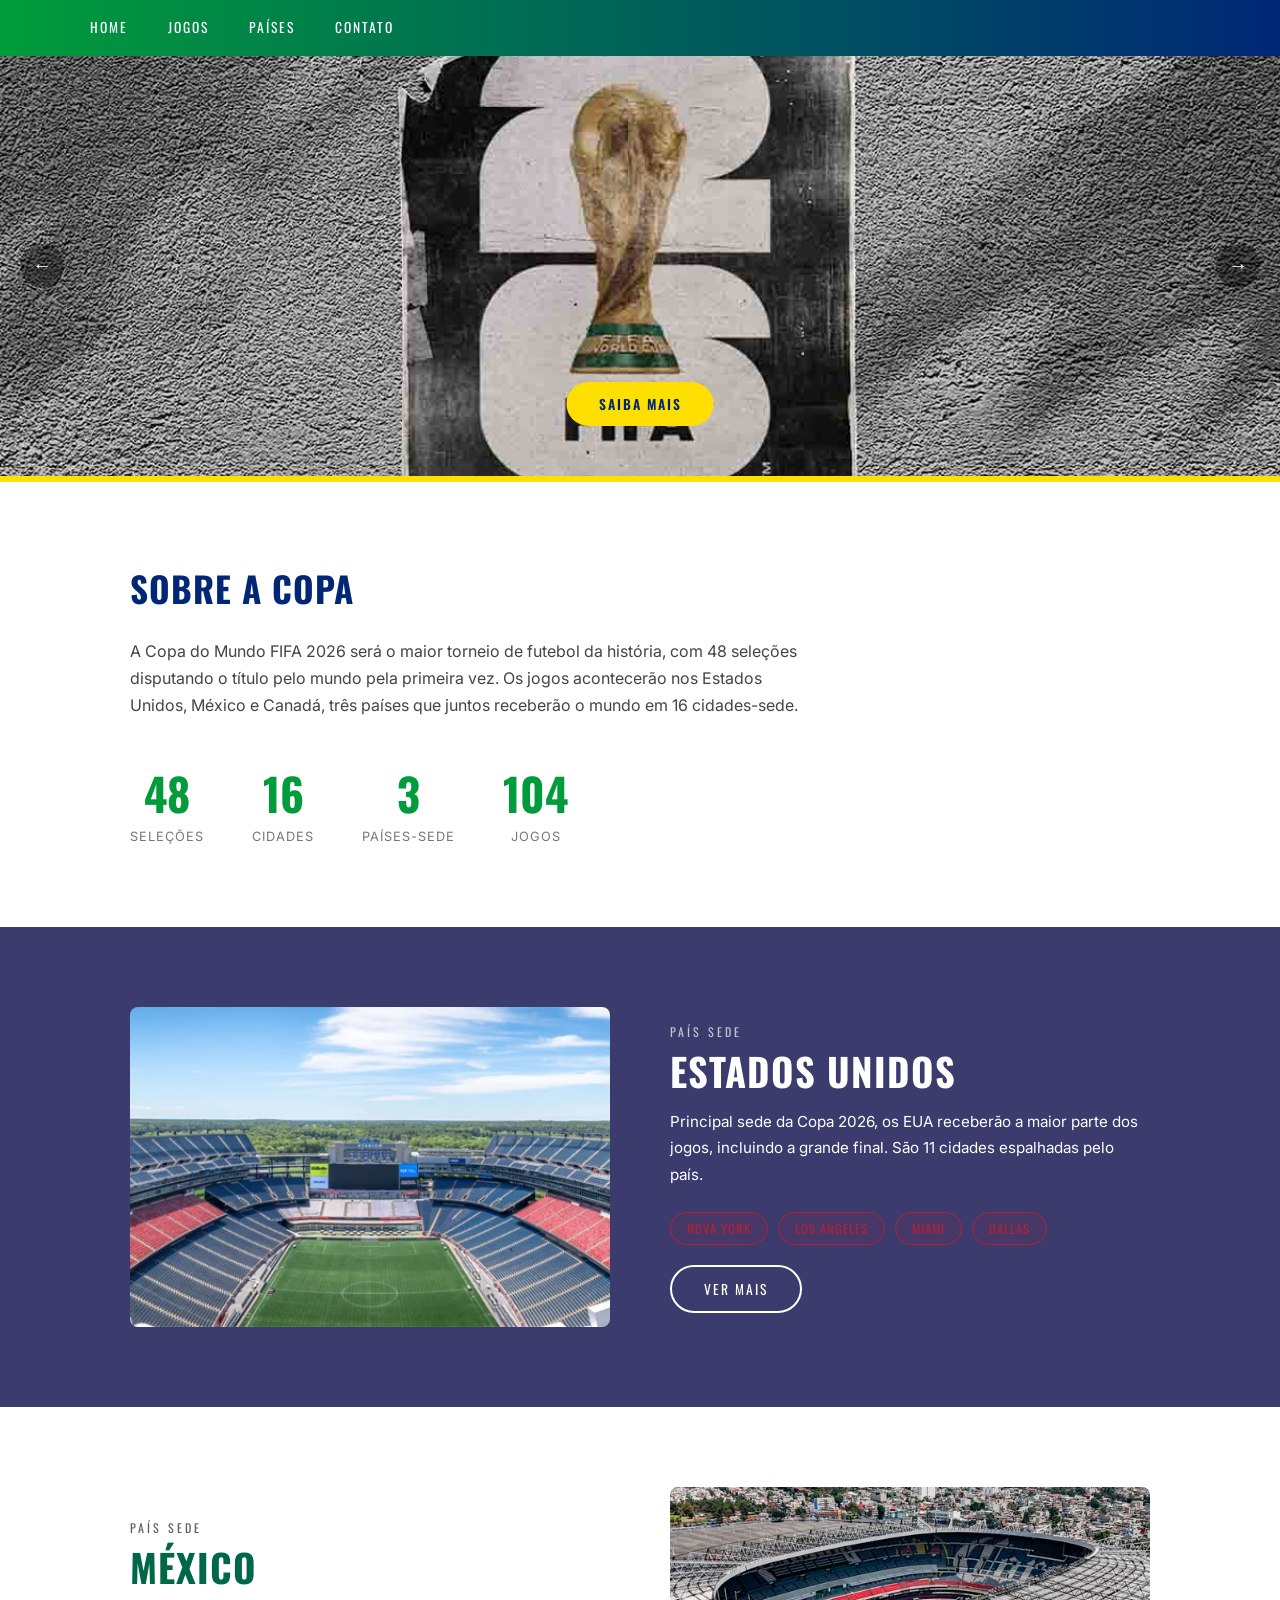
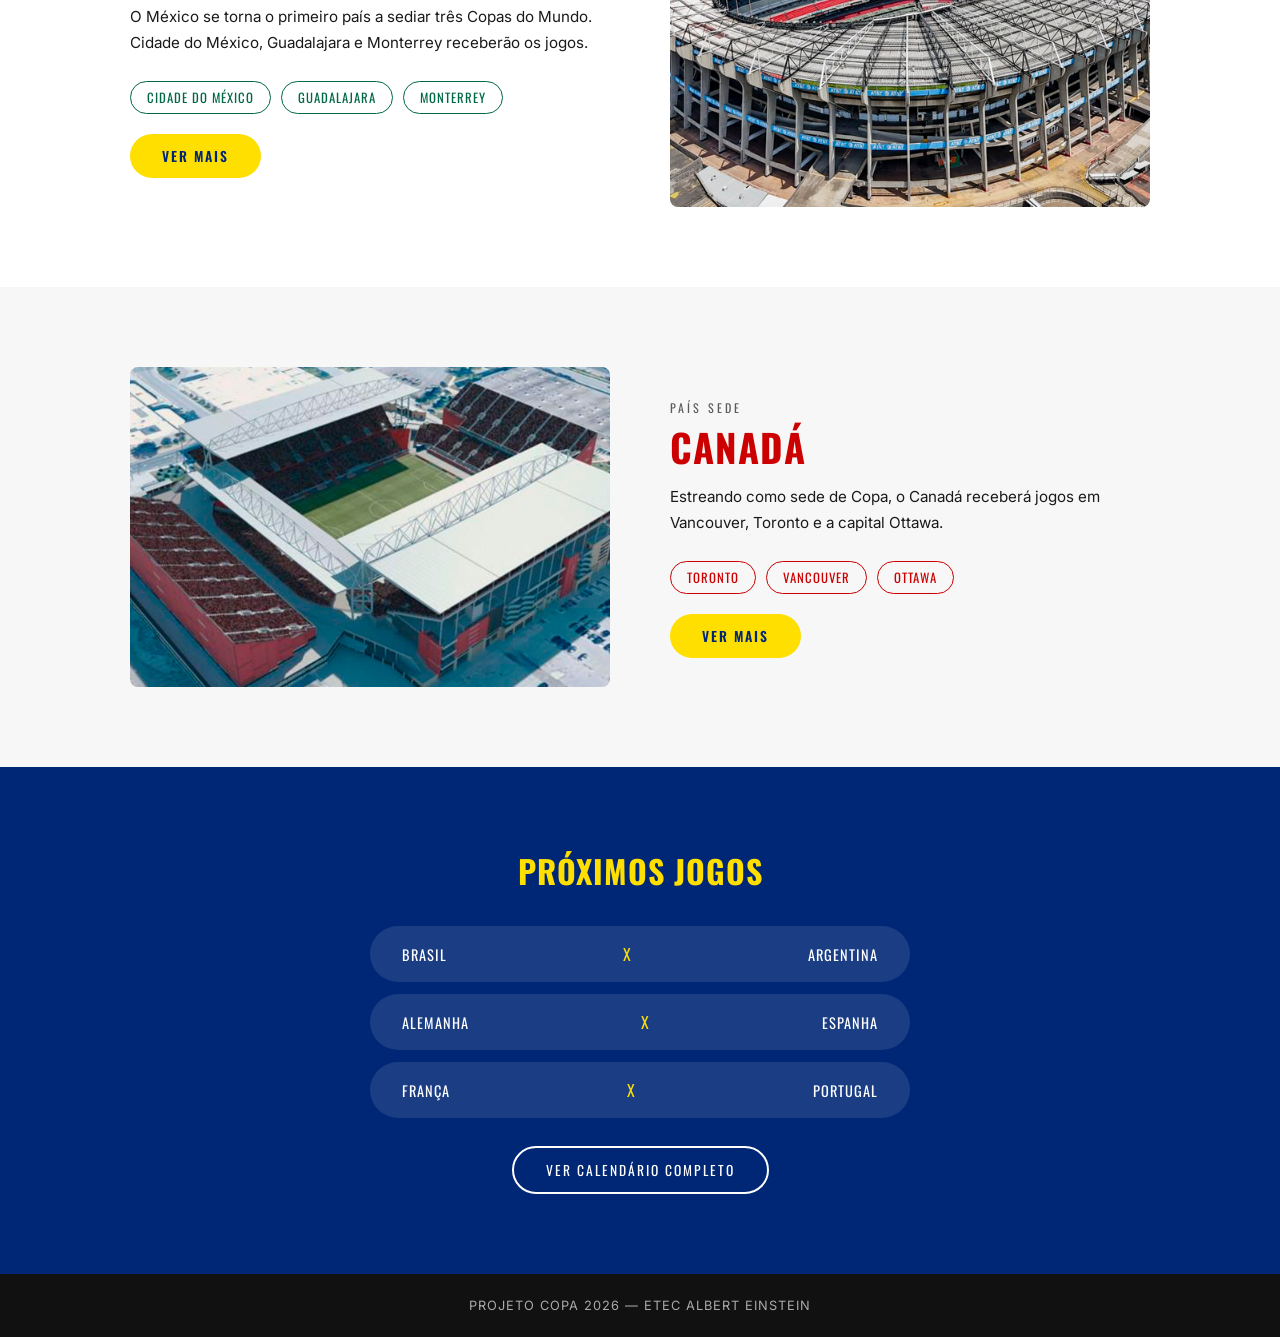
<file: index.html>
<!doctype html>
<html lang="pt-br">
  <head>
    <meta charset="UTF-8" />
    <meta name="viewport" content="width=device-width, initial-scale=1.0" />
    <link rel="stylesheet" href="./styles/globalStyle.css" />
    <title>Projeto Copa 2026</title>
  </head>
  <body>
    <header>
      <nav>
        <a href="index.html">HOME</a>
        <a href="jogos.html">JOGOS</a>
        <a href="paises.html">PAÍSES</a>
        <a href="contato.html">CONTATO</a>
      </nav>
    </header>

    <section class="hero">
      <div class="hero-slides" id="heroSlides">
        <div class="hero-slide">
          <img
            src="./assets/images/copa_do_mundo_2026.png"
            alt="Copa do Mundo 2026"
          />
          <div class="hero-legenda">
            <a href="paises.html" class="btn btn-amarelo">SAIBA MAIS</a>
          </div>
        </div>

        <div class="hero-slide">
          <img src="./assets/images/estadio.png" alt="Estádios da Copa 2026" />
          <div class="hero-legenda">
            <a href="jogos.html" class="btn btn-amarelo">VER JOGOS</a>
          </div>
        </div>
      </div>

      <button class="hero-btn-anterior" onclick="moverSlide(-1)">
        &#8592;
      </button>
      <button class="hero-btn-proximo" onclick="moverSlide(1)">&#8594;</button>
    </section>

    <div class="faixa-amarela"></div>

    <section class="sobre-a-copa">
      <div class="container">
        <h2>Sobre a Copa</h2>
        <p>
          A Copa do Mundo FIFA 2026 será o maior torneio de futebol da história,
          com 48 seleções disputando o título pelo mundo pela primeira vez. Os
          jogos acontecerão nos Estados Unidos, México e Canadá, três países que
          juntos receberão o mundo em 16 cidades-sede.
        </p>

        <div class="sobre-numeros">
          <div class="numero-destaque">
            <span>48</span>
            <p>seleções</p>
          </div>
          <div class="numero-destaque">
            <span>16</span>
            <p>cidades</p>
          </div>
          <div class="numero-destaque">
            <span>3</span>
            <p>países-sede</p>
          </div>
          <div class="numero-destaque">
            <span>104</span>
            <p>jogos</p>
          </div>
        </div>
      </div>
    </section>

    <section class="pais-secao secao-eua">
      <div class="container">
        <div class="pais-imagem">
          <img
            src="./assets/images/estadio_eua.png"
            alt="Estádio nos Estados Unidos"
          />
        </div>
        <div class="pais-texto">
          <p class="pais-etiqueta">País sede</p>
          <h2>Estados Unidos</h2>
          <p>
            Principal sede da Copa 2026, os EUA receberão a maior parte dos
            jogos, incluindo a grande final. São 11 cidades espalhadas pelo
            país.
          </p>
          <div class="pais-cidades">
            <span class="cidade-tag">Nova York</span>
            <span class="cidade-tag">Los Angeles</span>
            <span class="cidade-tag">Miami</span>
            <span class="cidade-tag">Dallas</span>
          </div>
          <br />
          <a href="paises.html#eua" class="btn btn-outline">VER MAIS</a>
        </div>
      </div>
    </section>

    <section class="pais-secao invertido secao-mexico">
      <div class="container">
        <div class="pais-imagem">
          <img
            src="./assets/images/estadio_mexico.png"
            alt="Estádio no México"
          />
        </div>
        <div class="pais-texto">
          <p class="pais-etiqueta">País sede</p>
          <h2>México</h2>
          <p>
            O México se torna o primeiro país a sediar três Copas do Mundo.
            Cidade do México, Guadalajara e Monterrey receberão os jogos.
          </p>
          <div class="pais-cidades">
            <span class="cidade-tag">Cidade do México</span>
            <span class="cidade-tag">Guadalajara</span>
            <span class="cidade-tag">Monterrey</span>
          </div>
          <br />
          <a href="paises.html#mexico" class="btn btn-amarelo">VER MAIS</a>
        </div>
      </div>
    </section>

    <section class="pais-secao secao-canada">
      <div class="container">
        <div class="pais-imagem">
          <img
            src="./assets/images/estadio_canada.png"
            alt="Estádio no Canadá"
          />
        </div>
        <div class="pais-texto">
          <p class="pais-etiqueta">País sede</p>
          <h2>Canadá</h2>
          <p>
            Estreando como sede de Copa, o Canadá receberá jogos em Vancouver,
            Toronto e a capital Ottawa.
          </p>
          <div class="pais-cidades">
            <span class="cidade-tag">Toronto</span>
            <span class="cidade-tag">Vancouver</span>
            <span class="cidade-tag">Ottawa</span>
          </div>
          <br />
          <a href="paises.html#canada" class="btn btn-amarelo">VER MAIS</a>
        </div>
      </div>
    </section>

    <section class="proximos-jogos" id="jogos-home">
      <div class="container">
        <h2>Próximos Jogos</h2>

        <div class="lista-jogos">
          <div class="jogo-card">
            <span>BRASIL</span>
            <span class="versus">X</span>
            <span>ARGENTINA</span>
          </div>
          <div class="jogo-card">
            <span>ALEMANHA</span>
            <span class="versus">X</span>
            <span>ESPANHA</span>
          </div>
          <div class="jogo-card">
            <span>FRANÇA</span>
            <span class="versus">X</span>
            <span>PORTUGAL</span>
          </div>
        </div>

        <a href="jogos.html" class="btn btn-outline">VER CALENDÁRIO COMPLETO</a>
      </div>
    </section>

    <footer
      style="
        background-color: #111;
        color: #aaa;
        text-align: center;
        padding: 24px;
        font-size: 0.8rem;
        letter-spacing: 1px;
      "
    >
      PROJETO COPA 2026 &mdash; ETEC ALBERT EINSTEIN
    </footer>

    <script src="./scripts/carrossel.js"></script>
  </body>
</html>
</file>
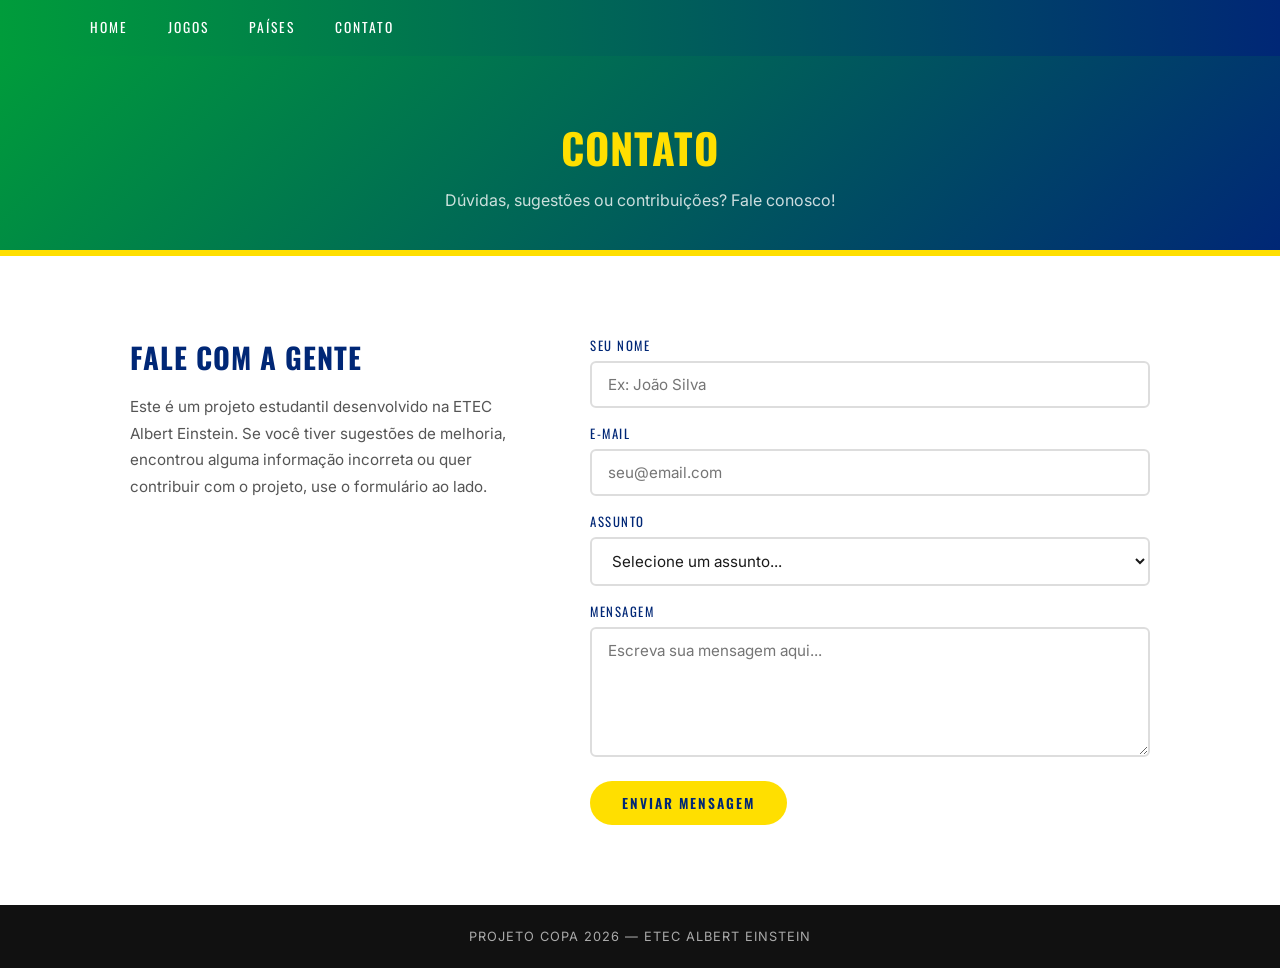
<file: contato.html>
<!doctype html>
<html lang="pt-br">
  <head>
    <meta charset="UTF-8" />
    <meta name="viewport" content="width=device-width, initial-scale=1.0" />
    <link rel="stylesheet" href="./styles/globalStyle.css" />
    <title>Contato - Copa 2026</title>
  </head>
  <body>
    <header>
      <nav>
        <a href="index.html">HOME</a>
        <a href="jogos.html">JOGOS</a>
        <a href="paises.html">PAÍSES</a>
        <a href="contato.html">CONTATO</a>
      </nav>
    </header>

    <section class="contato-topo">
      <div class="container">
        <h1>Contato</h1>
        <p>Dúvidas, sugestões ou contribuições? Fale conosco!</p>
      </div>
    </section>

    <div class="faixa-amarela"></div>

    <section class="contato-conteudo">
      <div class="container">
        <div class="contato-info">
          <h2>Fale com a Gente</h2>
          <p>
            Este é um projeto estudantil desenvolvido na ETEC Albert Einstein.
            Se você tiver sugestões de melhoria, encontrou alguma informação
            incorreta ou quer contribuir com o projeto, use o formulário ao
            lado.
          </p>
        </div>

        <div class="contato-form">
          <div class="campo-grupo">
            <label for="nome">Seu Nome</label>
            <input type="text" id="nome" placeholder="Ex: João Silva" />
          </div>

          <div class="campo-grupo">
            <label for="email">E-mail</label>
            <input type="email" id="email" placeholder="seu@email.com" />
          </div>

          <div class="campo-grupo">
            <label for="assunto">Assunto</label>
            <select id="assunto">
              <option value="">Selecione um assunto...</option>
              <option value="sugestao">Sugestão</option>
              <option value="erro">Informação incorreta</option>
              <option value="contribuicao">Quero contribuir</option>
              <option value="outro">Outro</option>
            </select>
          </div>

          <div class="campo-grupo">
            <label for="mensagem">Mensagem</label>
            <textarea
              id="mensagem"
              placeholder="Escreva sua mensagem aqui..."
            ></textarea>
          </div>

          <button class="btn btn-amarelo" onclick="enviarContato()">
            ENVIAR MENSAGEM
          </button>

          <div class="mensagem-enviada" id="feedbackEnvio">
            ✓ Mensagem enviada com sucesso!
          </div>
        </div>
      </div>
    </section>

    <footer
      style="
        background-color: #111;
        color: #aaa;
        text-align: center;
        padding: 24px;
        font-size: 0.8rem;
        letter-spacing: 1px;
      "
    >
      PROJETO COPA 2026 &mdash; ETEC ALBERT EINSTEIN
    </footer>

    <script src="./scripts/contato.js"></script>
  </body>
</html>
</file>
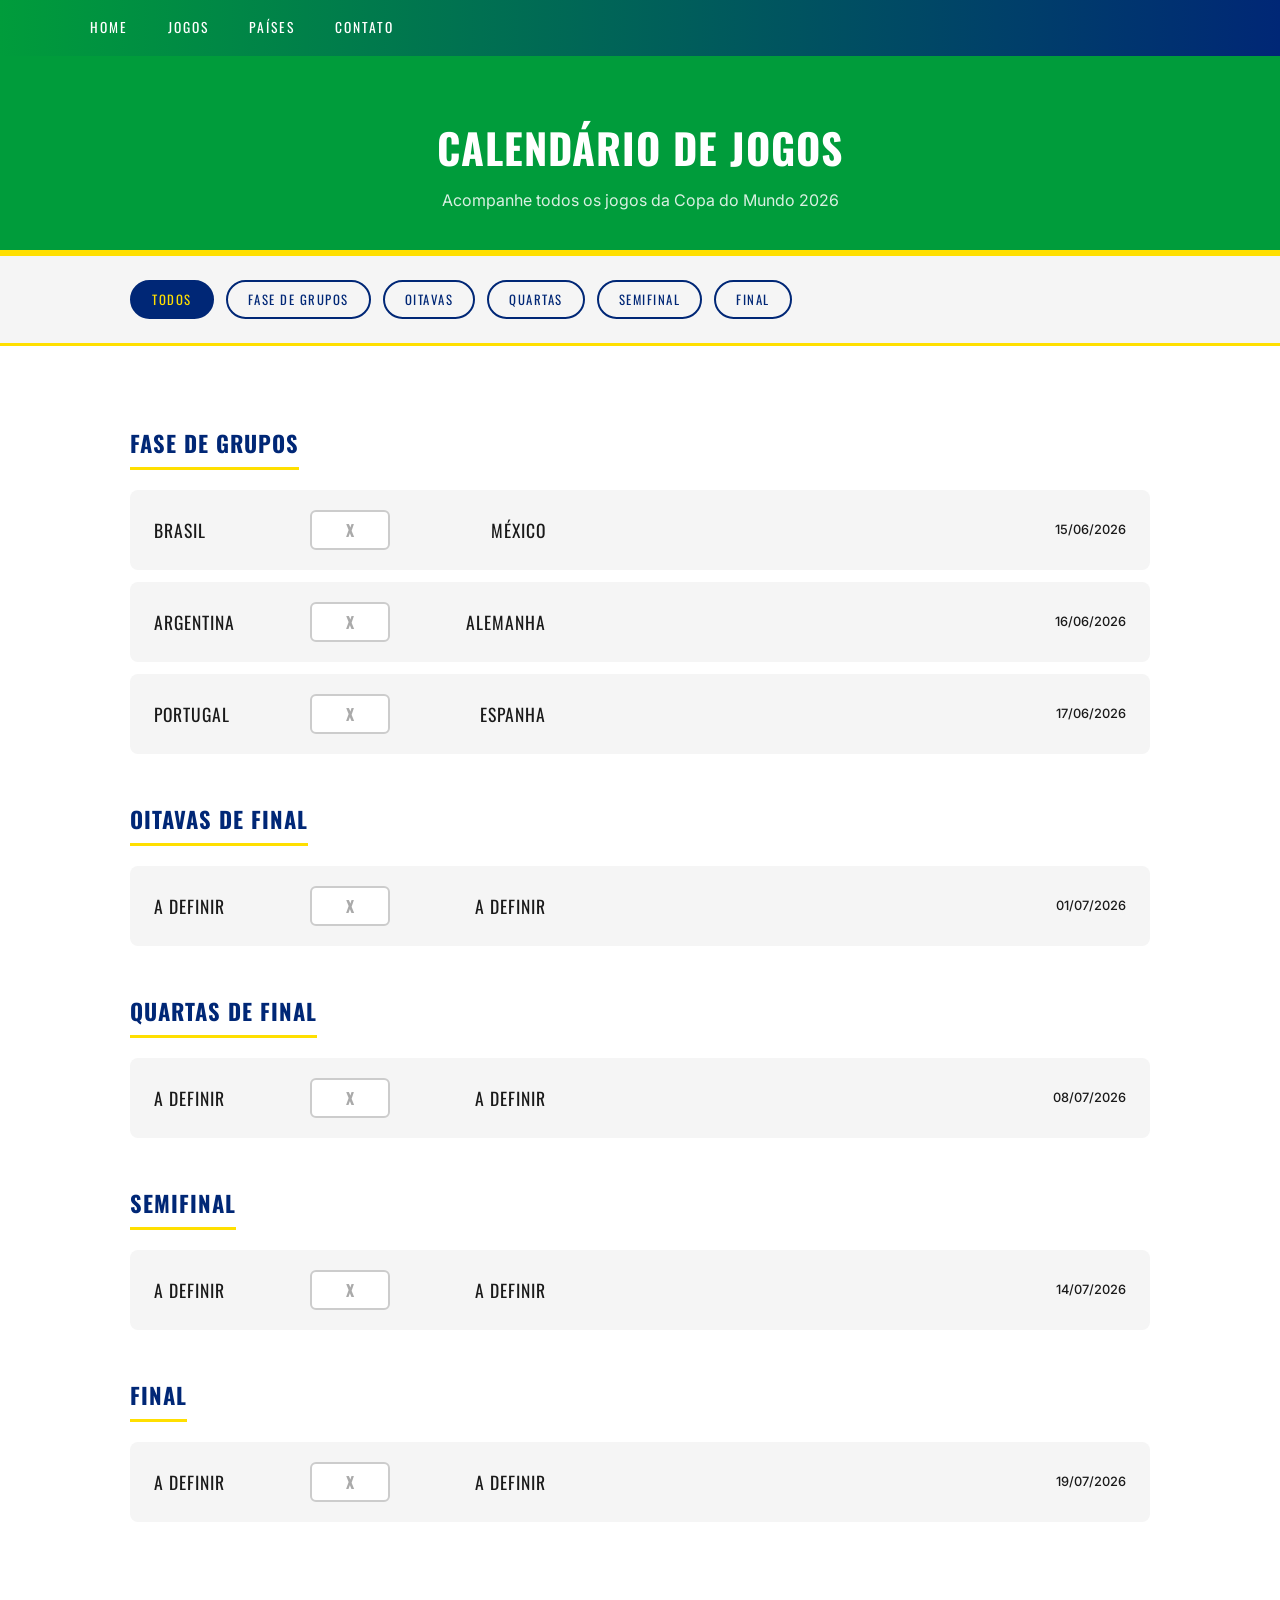
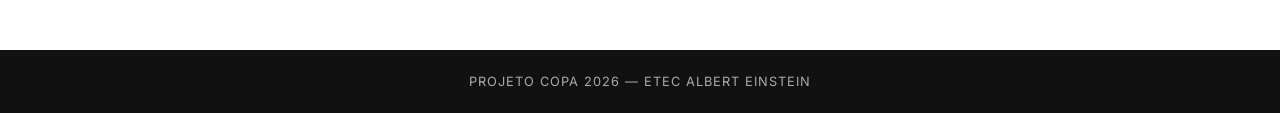
<file: jogos.html>
<!doctype html>
<html lang="pt-br">
  <head>
    <meta charset="UTF-8" />
    <meta name="viewport" content="width=device-width, initial-scale=1.0" />
    <link rel="stylesheet" href="./styles/globalStyle.css" />
    <title>Jogos - Copa 2026</title>
  </head>
  <body>
    <header>
      <nav>
        <a href="index.html">HOME</a>
        <a href="jogos.html">JOGOS</a>
        <a href="paises.html">PAÍSES</a>
        <a href="contato.html">CONTATO</a>
      </nav>
    </header>

    <section class="jogos-topo">
      <div class="container">
        <h1>Calendário de Jogos</h1>
        <p>Acompanhe todos os jogos da Copa do Mundo 2026</p>
      </div>
    </section>

    <div class="faixa-amarela"></div>

    <section class="jogos-filtros">
      <div class="container">
        <button class="filtro-btn ativo" onclick="filtrarFase('todos', this)">
          TODOS
        </button>
        <button class="filtro-btn" onclick="filtrarFase('grupos', this)">
          FASE DE GRUPOS
        </button>
        <button class="filtro-btn" onclick="filtrarFase('oitavas', this)">
          OITAVAS
        </button>
        <button class="filtro-btn" onclick="filtrarFase('quartas', this)">
          QUARTAS
        </button>
        <button class="filtro-btn" onclick="filtrarFase('semi', this)">
          SEMIFINAL
        </button>
        <button class="filtro-btn" onclick="filtrarFase('final', this)">
          FINAL
        </button>
      </div>
    </section>

    <section class="jogos-lista">
      <div class="container">
        <div class="jogos-grupo" data-fase="grupos">
          <h2>Fase de Grupos</h2>

          <div class="jogo-item pendente">
            <div class="jogo-times">
              <span class="time-nome">BRASIL</span>
              <div class="placar">X</div>
              <span class="time-nome direita">MÉXICO</span>
            </div>
            <div class="jogo-info">
              <span class="jogo-data">15/06/2026</span>
            </div>
          </div>

          <div class="jogo-item pendente">
            <div class="jogo-times">
              <span class="time-nome">ARGENTINA</span>
              <div class="placar">X</div>
              <span class="time-nome direita">ALEMANHA</span>
            </div>
            <div class="jogo-info">
              <span class="jogo-data">16/06/2026</span>
            </div>
          </div>

          <div class="jogo-item pendente">
            <div class="jogo-times">
              <span class="time-nome">PORTUGAL</span>
              <div class="placar">X</div>
              <span class="time-nome direita">ESPANHA</span>
            </div>
            <div class="jogo-info">
              <span class="jogo-data">17/06/2026</span>
            </div>
          </div>
        </div>

        <div class="jogos-grupo" data-fase="oitavas">
          <h2>Oitavas de Final</h2>

          <div class="jogo-item pendente">
            <div class="jogo-times">
              <span class="time-nome">A DEFINIR</span>
              <div class="placar">X</div>
              <span class="time-nome direita">A DEFINIR</span>
            </div>
            <div class="jogo-info">
              <span class="jogo-data">01/07/2026</span>
            </div>
          </div>
        </div>

        <div class="jogos-grupo" data-fase="quartas">
          <h2>Quartas de Final</h2>

          <div class="jogo-item pendente">
            <div class="jogo-times">
              <span class="time-nome">A DEFINIR</span>
              <div class="placar">X</div>
              <span class="time-nome direita">A DEFINIR</span>
            </div>
            <div class="jogo-info">
              <span class="jogo-data">08/07/2026</span>
            </div>
          </div>
        </div>

        <div class="jogos-grupo" data-fase="semi">
          <h2>Semifinal</h2>

          <div class="jogo-item pendente">
            <div class="jogo-times">
              <span class="time-nome">A DEFINIR</span>
              <div class="placar">X</div>
              <span class="time-nome direita">A DEFINIR</span>
            </div>
            <div class="jogo-info">
              <span class="jogo-data">14/07/2026</span>
            </div>
          </div>
        </div>

        <div class="jogos-grupo" data-fase="final">
          <h2>Final</h2>

          <div class="jogo-item pendente">
            <div class="jogo-times">
              <span class="time-nome">A DEFINIR</span>
              <div class="placar">X</div>
              <span class="time-nome direita">A DEFINIR</span>
            </div>
            <div class="jogo-info">
              <span class="jogo-data">19/07/2026</span>
            </div>
          </div>
        </div>
      </div>
    </section>

    <footer
      style="
        background-color: #111;
        color: #aaa;
        text-align: center;
        padding: 24px;
        font-size: 0.8rem;
        letter-spacing: 1px;
      "
    >
      PROJETO COPA 2026 &mdash; ETEC ALBERT EINSTEIN
    </footer>

    <script src="./scripts/jogos.js"></script>
  </body>
</html>
</file>
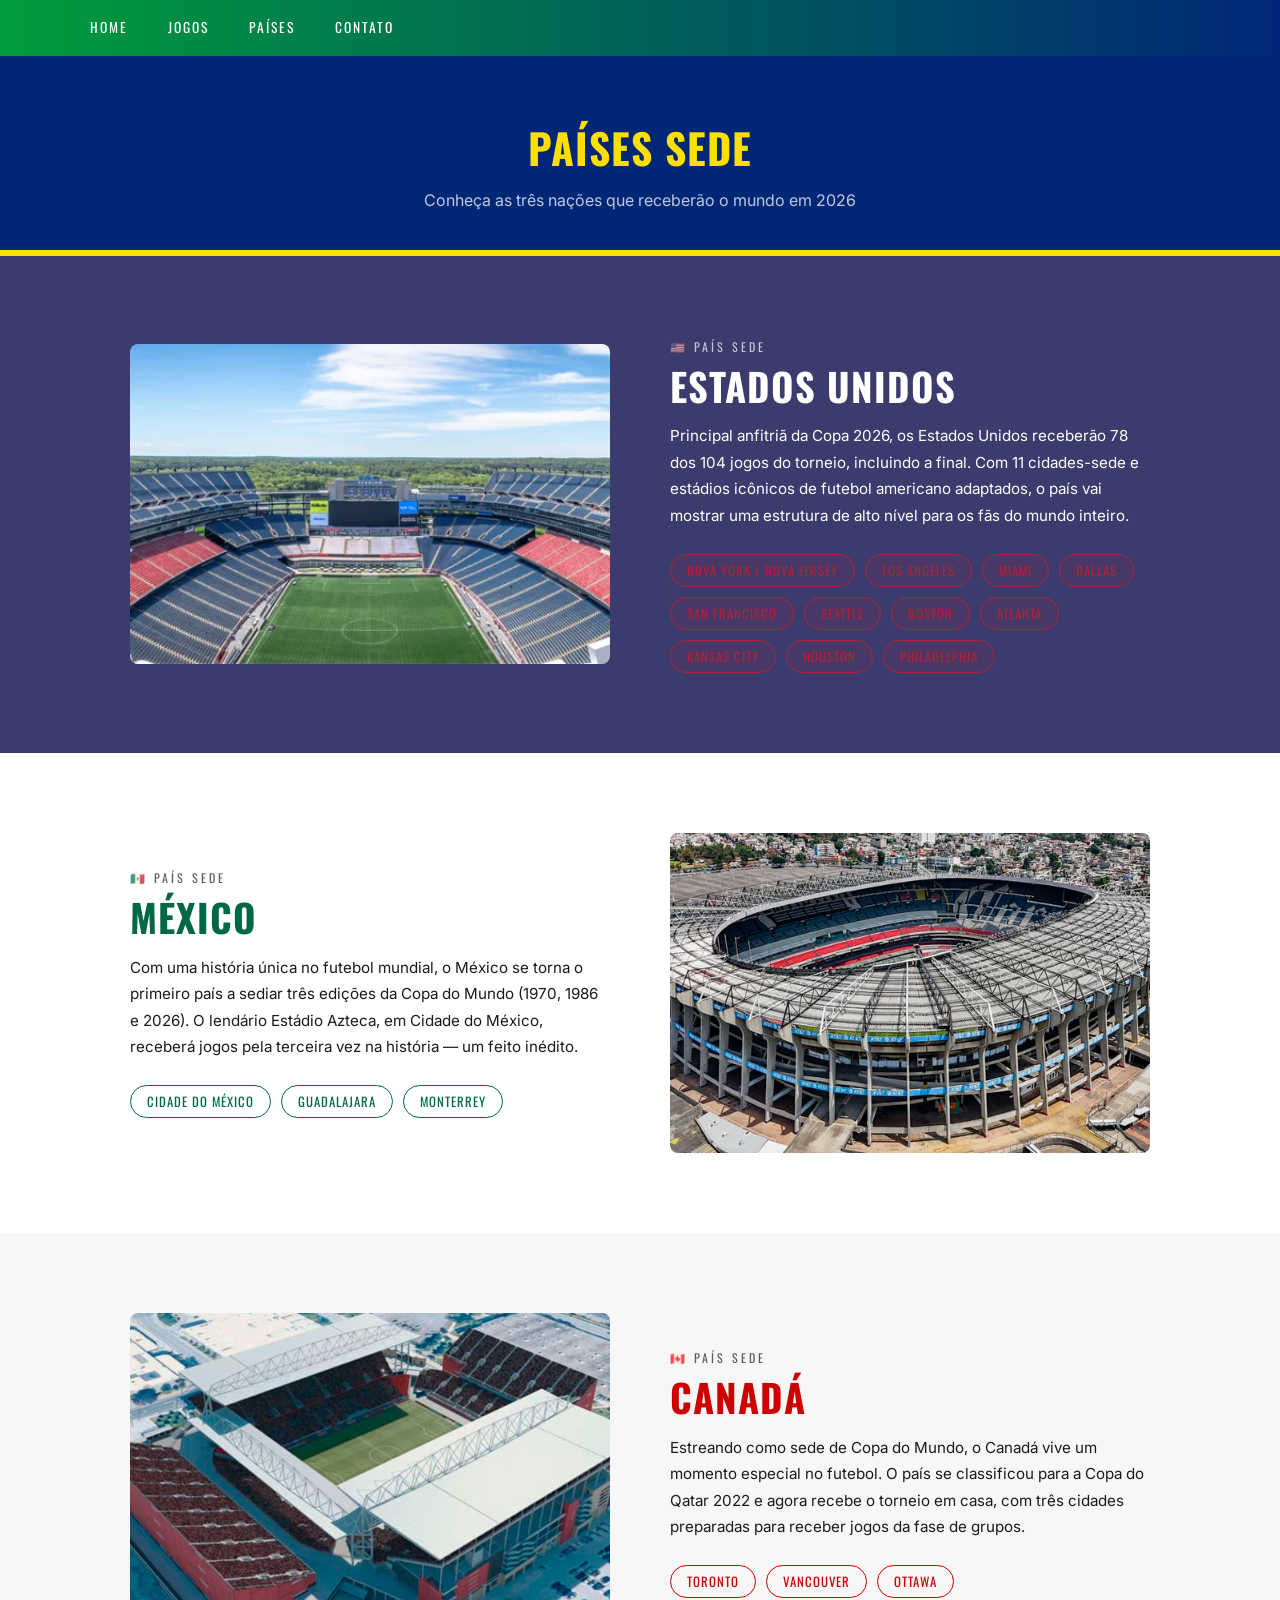
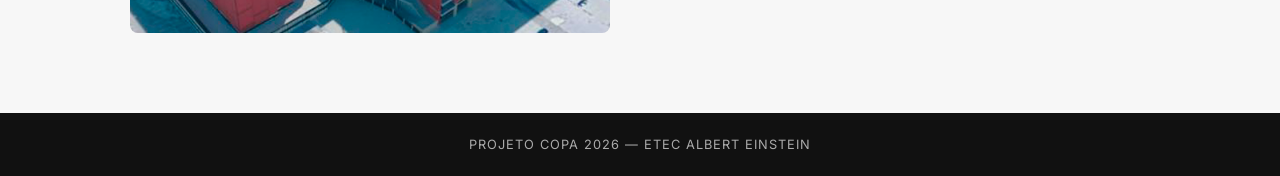
<file: paises.html>
<!doctype html>
<html lang="pt-br">
  <head>
    <meta charset="UTF-8" />
    <meta name="viewport" content="width=device-width, initial-scale=1.0" />
    <link rel="stylesheet" href="./styles/globalStyle.css" />
    <title>Países Sede - Copa 2026</title>
  </head>
  <body>
    <header>
      <nav>
        <a href="index.html">HOME</a>
        <a href="jogos.html">JOGOS</a>
        <a href="paises.html">PAÍSES</a>
        <a href="contato.html">CONTATO</a>
      </nav>
    </header>

    <section class="paises-topo">
      <div class="container">
        <h1>Países Sede</h1>
        <p>Conheça as três nações que receberão o mundo em 2026</p>
      </div>
    </section>

    <div class="faixa-amarela"></div>

    <section class="pais-secao secao-eua" id="eua">
      <div class="container">
        <div class="pais-imagem">
          <!-- Adicione a imagem depois: foto de estádio americano ou cidade -->
          <img
            src="./assets/images/estadio_eua.png"
            alt="Estados Unidos - Copa 2026"
          />
        </div>
        <div class="pais-texto">
          <p class="pais-etiqueta">🇺🇸 País sede</p>
          <h2>Estados Unidos</h2>
          <p>
            Principal anfitriã da Copa 2026, os Estados Unidos receberão 78 dos
            104 jogos do torneio, incluindo a final. Com 11 cidades-sede e
            estádios icônicos de futebol americano adaptados, o país vai mostrar
            uma estrutura de alto nível para os fãs do mundo inteiro.
          </p>
          <div class="pais-cidades">
            <span class="cidade-tag">Nova York / Nova Jersey</span>
            <span class="cidade-tag">Los Angeles</span>
            <span class="cidade-tag">Miami</span>
            <span class="cidade-tag">Dallas</span>
            <span class="cidade-tag">San Francisco</span>
            <span class="cidade-tag">Seattle</span>
            <span class="cidade-tag">Boston</span>
            <span class="cidade-tag">Atlanta</span>
            <span class="cidade-tag">Kansas City</span>
            <span class="cidade-tag">Houston</span>
            <span class="cidade-tag">Philadelphia</span>
          </div>
        </div>
      </div>
    </section>

    <section class="pais-secao invertido secao-mexico" id="mexico">
      <div class="container">
        <div class="pais-imagem">
          <!-- Adicione a imagem depois: Estádio Azteca ou cidade -->
          <img
            src="./assets/images/estadio_mexico.png"
            alt="México - Copa 2026"
          />
        </div>
        <div class="pais-texto">
          <p class="pais-etiqueta">🇲🇽 País sede</p>
          <h2>México</h2>
          <p>
            Com uma história única no futebol mundial, o México se torna o
            primeiro país a sediar três edições da Copa do Mundo (1970, 1986 e
            2026). O lendário Estádio Azteca, em Cidade do México, receberá
            jogos pela terceira vez na história — um feito inédito.
          </p>
          <div class="pais-cidades">
            <span class="cidade-tag">Cidade do México</span>
            <span class="cidade-tag">Guadalajara</span>
            <span class="cidade-tag">Monterrey</span>
          </div>
        </div>
      </div>
    </section>

    <section class="pais-secao secao-canada" id="canada">
      <div class="container">
        <div class="pais-imagem">
          <!-- Adicione a imagem depois: foto de Vancouver ou Toronto -->
          <img
            src="./assets/images/estadio_canada.png"
            alt="Canadá - Copa 2026"
          />
        </div>
        <div class="pais-texto">
          <p class="pais-etiqueta">🇨🇦 País sede</p>
          <h2>Canadá</h2>
          <p>
            Estreando como sede de Copa do Mundo, o Canadá vive um momento
            especial no futebol. O país se classificou para a Copa do Qatar 2022
            e agora recebe o torneio em casa, com três cidades preparadas para
            receber jogos da fase de grupos.
          </p>
          <div class="pais-cidades">
            <span class="cidade-tag">Toronto</span>
            <span class="cidade-tag">Vancouver</span>
            <span class="cidade-tag">Ottawa</span>
          </div>
        </div>
      </div>
    </section>

    <footer
      style="
        background-color: #111;
        color: #aaa;
        text-align: center;
        padding: 24px;
        font-size: 0.8rem;
        letter-spacing: 1px;
      "
    >
      PROJETO COPA 2026 &mdash; ETEC ALBERT EINSTEIN
    </footer>
  </body>
</html>
</file>
<file: styles/globalStyle.css>
@import url("https://fonts.googleapis.com/css2?family=Oswald:wght@400;600;700&family=Inter:wght@400;500&display=swap");

@import url("./homeStyles.css");
@import url("./paisesStyles.css");
@import url("./jogosStyles.css");
@import url("./contatoStyles.css");

:root {
  --verde: #009c3b;
  --amarelo: #ffdf00;
  --azul: #002776;
  --branco: #ffffff;
  --preto: #1a1a1a;
  --cinza-claro: #f5f5f5;

  --espacamento-secao: 80px;
  --largura-max: 1100px;
}

* {
  margin: 0;
  padding: 0;
  box-sizing: border-box;
}

html {
  scroll-behavior: smooth;
}

body {
  font-family: "Inter", sans-serif;
  color: var(--preto);
  background-color: var(--branco);
}

h1,
h2,
h3 {
  font-family: "Oswald", sans-serif;
  text-transform: uppercase;
  letter-spacing: 1px;
}

a {
  text-decoration: none;
  color: inherit;
}

img {
  max-width: 100%;
  display: block;
}

header {
  position: sticky;
  top: 0;
  z-index: 100;
  background: linear-gradient(90deg, var(--verde), var(--azul));
  padding: 0 40px;
}

header nav {
  max-width: var(--largura-max);
  margin: 0 auto;
  display: flex;
  gap: 40px;
  align-items: center;
  height: 56px;
}

header nav a {
  font-family: "Oswald", sans-serif;
  font-size: 0.85rem;
  letter-spacing: 2px;
  color: var(--branco);
  padding: 6px 0;
  border-bottom: 2px solid transparent;
  transition: border-color 0.2s;
}

header nav a:hover {
  border-bottom-color: var(--amarelo);
  color: var(--amarelo);
}

.btn {
  display: inline-block;
  font-family: "Oswald", sans-serif;
  font-size: 0.85rem;
  letter-spacing: 2px;
  text-transform: uppercase;
  padding: 12px 32px;
  border-radius: 50px;
  border: none;
  cursor: pointer;
  transition:
    opacity 0.2s,
    transform 0.2s;
}

.btn:hover {
  opacity: 0.85;
  transform: translateY(-1px);
}

.btn-amarelo {
  background-color: var(--amarelo);
  color: var(--azul);
  font-weight: 600;
}

.btn-outline {
  background-color: transparent;
  border: 2px solid var(--branco);
  color: var(--branco);
}

.container {
  max-width: var(--largura-max);
  margin: 0 auto;
  padding: 0 40px;
}

.faixa-amarela {
  height: 6px;
  background-color: var(--amarelo);
}
</file>
